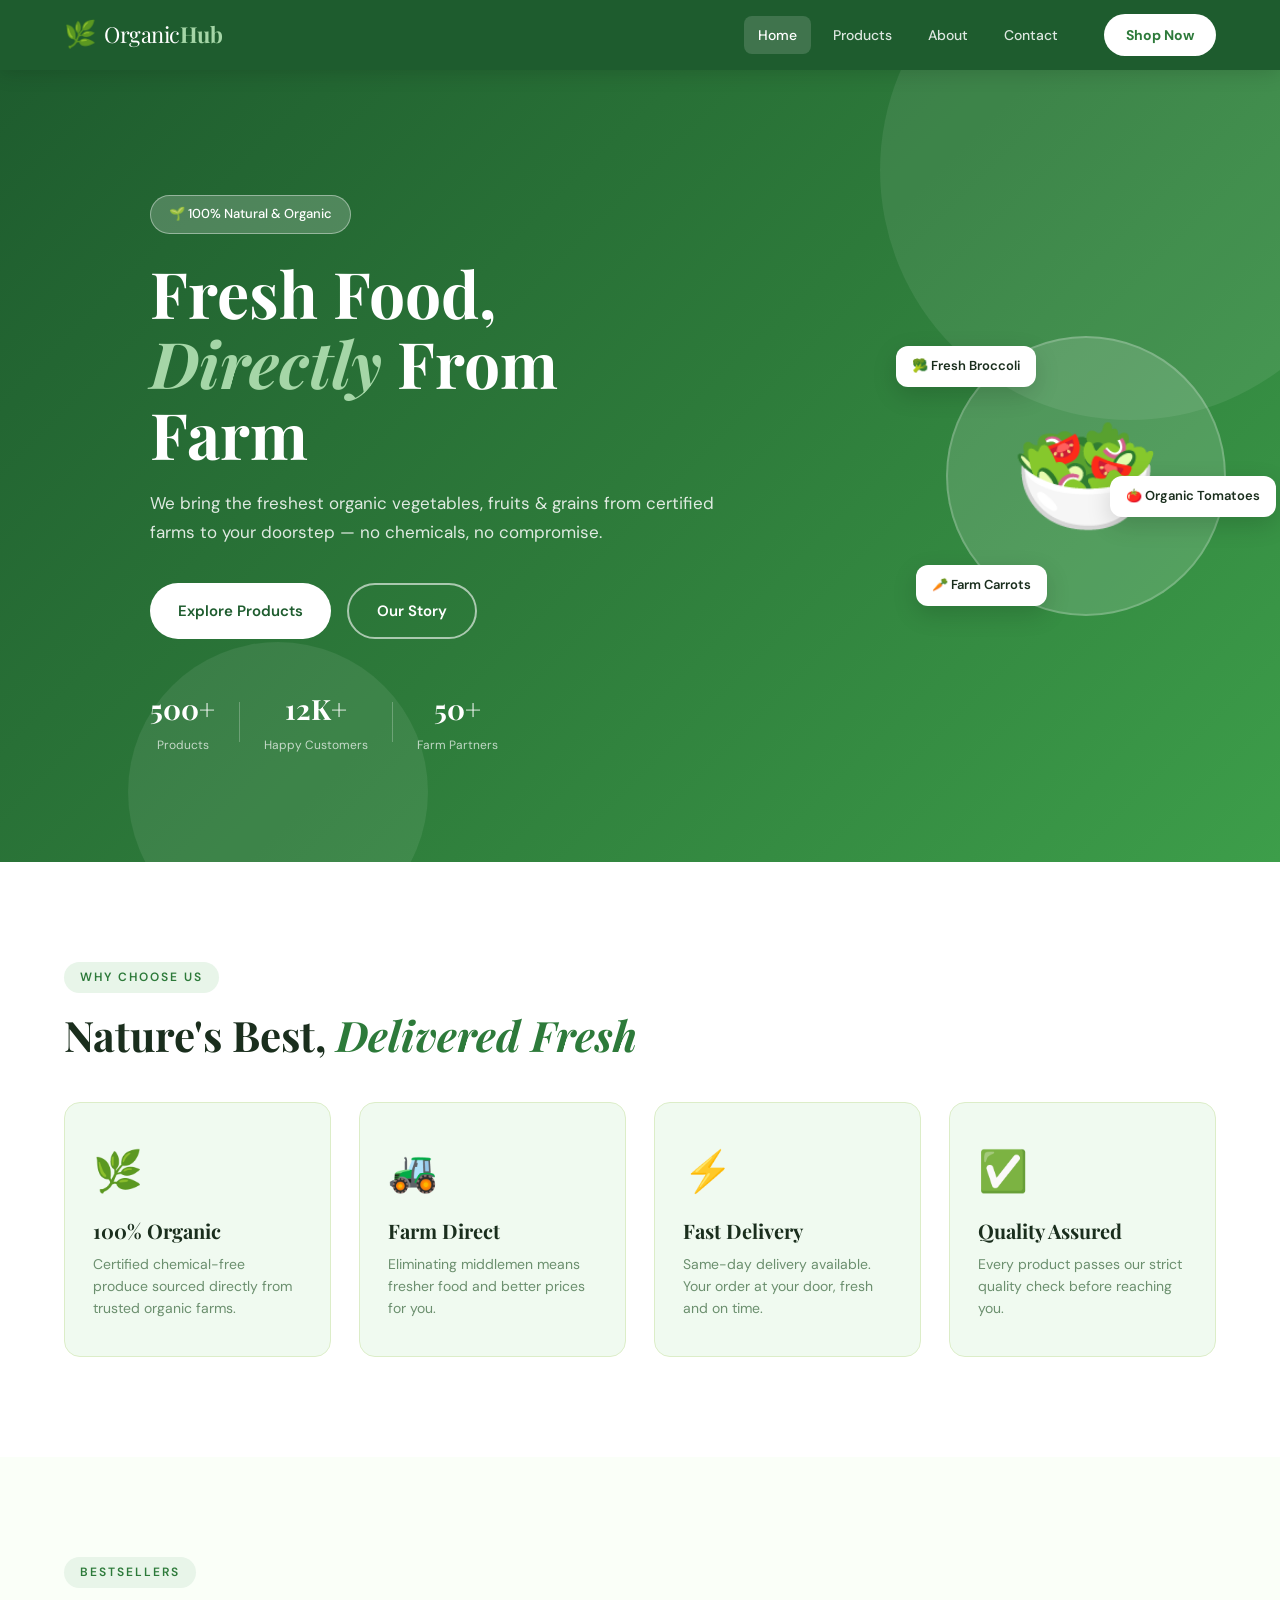
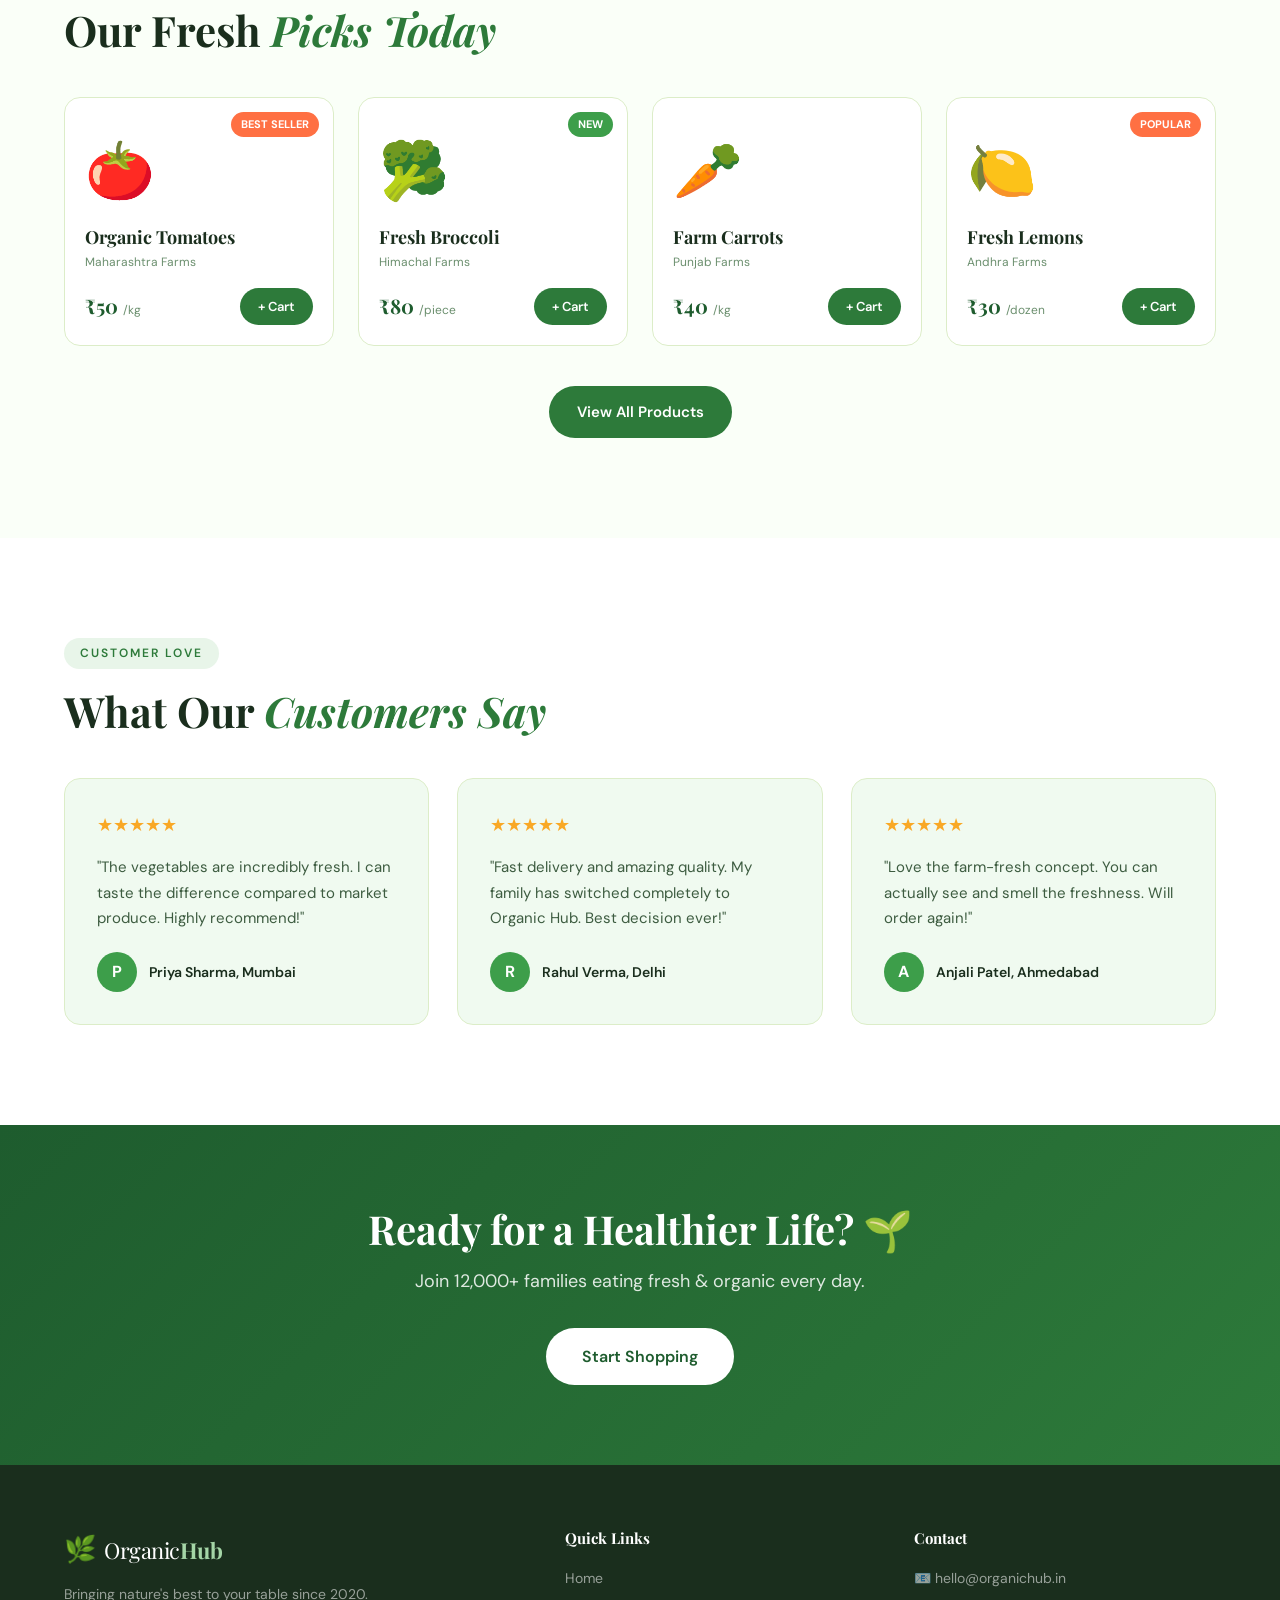
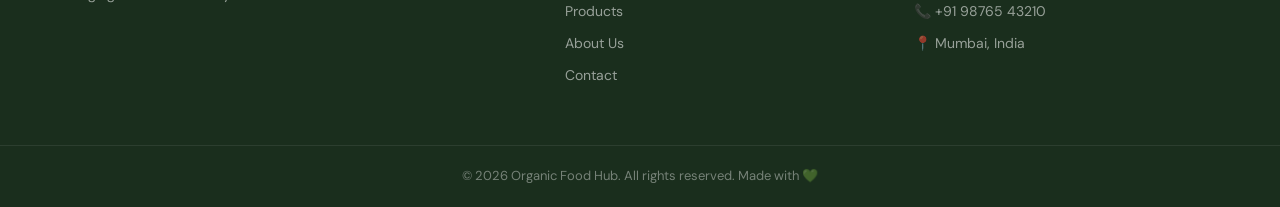
<file: organic-food-hub/index.html>
<!DOCTYPE html>
<html lang="en">
<head>
    <meta charset="UTF-8">
    <meta name="viewport" content="width=device-width, initial-scale=1.0">
    <title>Organic Food Hub – Fresh from Farm</title>
    <link rel="preconnect" href="https://fonts.googleapis.com">
    <link href="https://fonts.googleapis.com/css2?family=Playfair+Display:wght@400;600;700&family=DM+Sans:wght@300;400;500;600&display=swap" rel="stylesheet">
    <link rel="stylesheet" href="css/style.css">
</head>
<body>

<!-- ===== HEADER ===== -->
<header class="site-header">
    <div class="header-inner">
        <div class="logo">
            <span class="logo-icon">🌿</span>
            <span class="logo-text">Organic<strong>Hub</strong></span>
        </div>
        <nav class="nav-links">
            <a href="index.html" class="active">Home</a>
            <a href="products.html">Products</a>
            <a href="about.html">About</a>
            <a href="contact.html">Contact</a>
        </nav>
        <a href="products.html" class="btn-header">Shop Now</a>
        <div class="hamburger" onclick="toggleMenu()">&#9776;</div>
    </div>
    <div class="mobile-menu" id="mobileMenu">
        <a href="index.html">Home</a>
        <a href="products.html">Products</a>
        <a href="about.html">About</a>
        <a href="contact.html">Contact</a>
    </div>
</header>

<!-- ===== HERO ===== -->
<section class="hero">
    <div class="hero-bg-shapes">
        <div class="shape shape1"></div>
        <div class="shape shape2"></div>
    </div>
    <div class="hero-content">
        <span class="hero-badge">🌱 100% Natural & Organic</span>
        <h1 class="hero-title">Fresh Food,<br><em>Directly</em> From Farm</h1>
        <p class="hero-desc">We bring the freshest organic vegetables, fruits & grains from certified farms to your doorstep — no chemicals, no compromise.</p>
        <div class="hero-btns">
            <a href="products.html" class="btn-primary">Explore Products</a>
            <a href="about.html" class="btn-outline">Our Story</a>
        </div>
        <div class="hero-stats">
            <div class="stat"><strong>500+</strong><span>Products</span></div>
            <div class="stat-divider"></div>
            <div class="stat"><strong>12K+</strong><span>Happy Customers</span></div>
            <div class="stat-divider"></div>
            <div class="stat"><strong>50+</strong><span>Farm Partners</span></div>
        </div>
    </div>
    <div class="hero-img">
        <div class="hero-card-float card1">🥦 Fresh Broccoli</div>
        <div class="hero-card-float card2">🍅 Organic Tomatoes</div>
        <div class="hero-card-float card3">🥕 Farm Carrots</div>
        <div class="hero-visual-circle">
            <span class="big-emoji">🥗</span>
        </div>
    </div>
</section>

<!-- ===== FEATURES ===== -->
<section class="features-section">
    <div class="container">
        <div class="section-label">Why Choose Us</div>
        <h2 class="section-title">Nature's Best, <em>Delivered Fresh</em></h2>
        <div class="features-grid">
            <div class="feature-card">
                <div class="feat-icon">🌿</div>
                <h3>100% Organic</h3>
                <p>Certified chemical-free produce sourced directly from trusted organic farms.</p>
            </div>
            <div class="feature-card">
                <div class="feat-icon">🚜</div>
                <h3>Farm Direct</h3>
                <p>Eliminating middlemen means fresher food and better prices for you.</p>
            </div>
            <div class="feature-card">
                <div class="feat-icon">⚡</div>
                <h3>Fast Delivery</h3>
                <p>Same-day delivery available. Your order at your door, fresh and on time.</p>
            </div>
            <div class="feature-card">
                <div class="feat-icon">✅</div>
                <h3>Quality Assured</h3>
                <p>Every product passes our strict quality check before reaching you.</p>
            </div>
        </div>
    </div>
</section>

<!-- ===== BESTSELLERS ===== -->
<section class="products-preview">
    <div class="container">
        <div class="section-label">Bestsellers</div>
        <h2 class="section-title">Our Fresh <em>Picks Today</em></h2>
        <div class="product-grid">
            <div class="product-card">
                <div class="prod-badge">Best Seller</div>
                <div class="prod-emoji">🍅</div>
                <h4>Organic Tomatoes</h4>
                <p class="prod-origin">Maharashtra Farms</p>
                <div class="prod-footer">
                    <span class="prod-price">₹50 <small>/kg</small></span>
                    <button class="btn-cart" onclick="addToCart('Organic Tomatoes')">+ Cart</button>
                </div>
            </div>
            <div class="product-card">
                <div class="prod-badge new">New</div>
                <div class="prod-emoji">🥦</div>
                <h4>Fresh Broccoli</h4>
                <p class="prod-origin">Himachal Farms</p>
                <div class="prod-footer">
                    <span class="prod-price">₹80 <small>/piece</small></span>
                    <button class="btn-cart" onclick="addToCart('Fresh Broccoli')">+ Cart</button>
                </div>
            </div>
            <div class="product-card">
                <div class="prod-emoji">🥕</div>
                <h4>Farm Carrots</h4>
                <p class="prod-origin">Punjab Farms</p>
                <div class="prod-footer">
                    <span class="prod-price">₹40 <small>/kg</small></span>
                    <button class="btn-cart" onclick="addToCart('Farm Carrots')">+ Cart</button>
                </div>
            </div>
            <div class="product-card">
                <div class="prod-badge">Popular</div>
                <div class="prod-emoji">🍋</div>
                <h4>Fresh Lemons</h4>
                <p class="prod-origin">Andhra Farms</p>
                <div class="prod-footer">
                    <span class="prod-price">₹30 <small>/dozen</small></span>
                    <button class="btn-cart" onclick="addToCart('Fresh Lemons')">+ Cart</button>
                </div>
            </div>
        </div>
        <div style="text-align:center;margin-top:40px;">
            <a href="products.html" class="btn-primary">View All Products</a>
        </div>
    </div>
</section>

<!-- ===== TESTIMONIAL ===== -->
<section class="testimonial-section">
    <div class="container">
        <div class="section-label">Customer Love</div>
        <h2 class="section-title">What Our <em>Customers Say</em></h2>
        <div class="testi-grid">
            <div class="testi-card">
                <div class="stars">★★★★★</div>
                <p>"The vegetables are incredibly fresh. I can taste the difference compared to market produce. Highly recommend!"</p>
                <div class="testi-author"><span class="testi-avatar">P</span> Priya Sharma, Mumbai</div>
            </div>
            <div class="testi-card">
                <div class="stars">★★★★★</div>
                <p>"Fast delivery and amazing quality. My family has switched completely to Organic Hub. Best decision ever!"</p>
                <div class="testi-author"><span class="testi-avatar">R</span> Rahul Verma, Delhi</div>
            </div>
            <div class="testi-card">
                <div class="stars">★★★★★</div>
                <p>"Love the farm-fresh concept. You can actually see and smell the freshness. Will order again!"</p>
                <div class="testi-author"><span class="testi-avatar">A</span> Anjali Patel, Ahmedabad</div>
            </div>
        </div>
    </div>
</section>

<!-- ===== CTA ===== -->
<section class="cta-section">
    <div class="cta-inner">
        <h2>Ready for a Healthier Life? 🌱</h2>
        <p>Join 12,000+ families eating fresh & organic every day.</p>
        <a href="products.html" class="btn-primary">Start Shopping</a>
    </div>
</section>

<!-- ===== FOOTER ===== -->
<footer class="site-footer">
    <div class="footer-inner">
        <div class="footer-brand">
            <div class="logo"><span class="logo-icon">🌿</span><span class="logo-text">Organic<strong>Hub</strong></span></div>
            <p>Bringing nature's best to your table since 2020.</p>
        </div>
        <div class="footer-links">
            <h4>Quick Links</h4>
            <a href="index.html">Home</a>
            <a href="products.html">Products</a>
            <a href="about.html">About Us</a>
            <a href="contact.html">Contact</a>
        </div>
        <div class="footer-links">
            <h4>Contact</h4>
            <a href="#">📧 hello@organichub.in</a>
            <a href="#">📞 +91 98765 43210</a>
            <a href="#">📍 Mumbai, India</a>
        </div>
    </div>
    <div class="footer-bottom">
        <p>© 2026 Organic Food Hub. All rights reserved. Made with 💚</p>
    </div>
</footer>

<!-- Cart Toast -->
<div class="cart-toast" id="cartToast"></div>

<script src="js/script.js"></script>
</body>
</html>
</file>
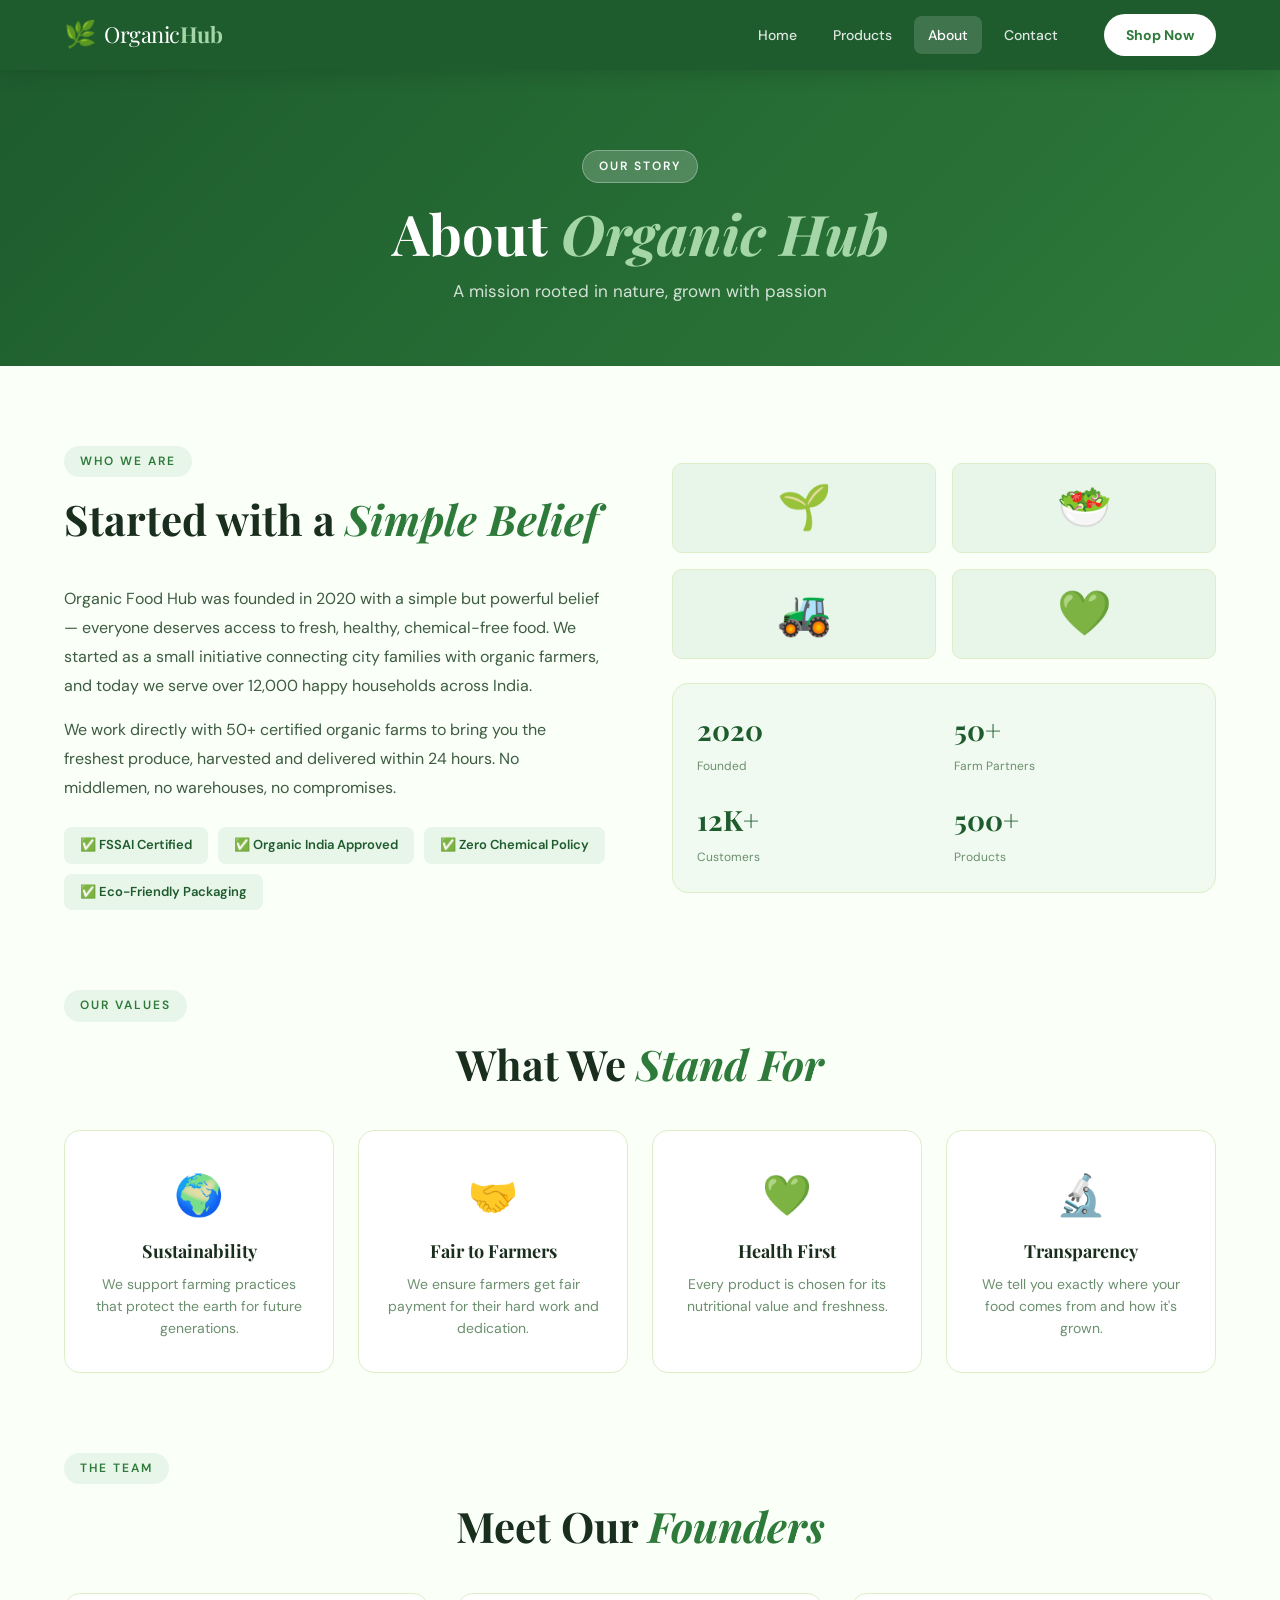
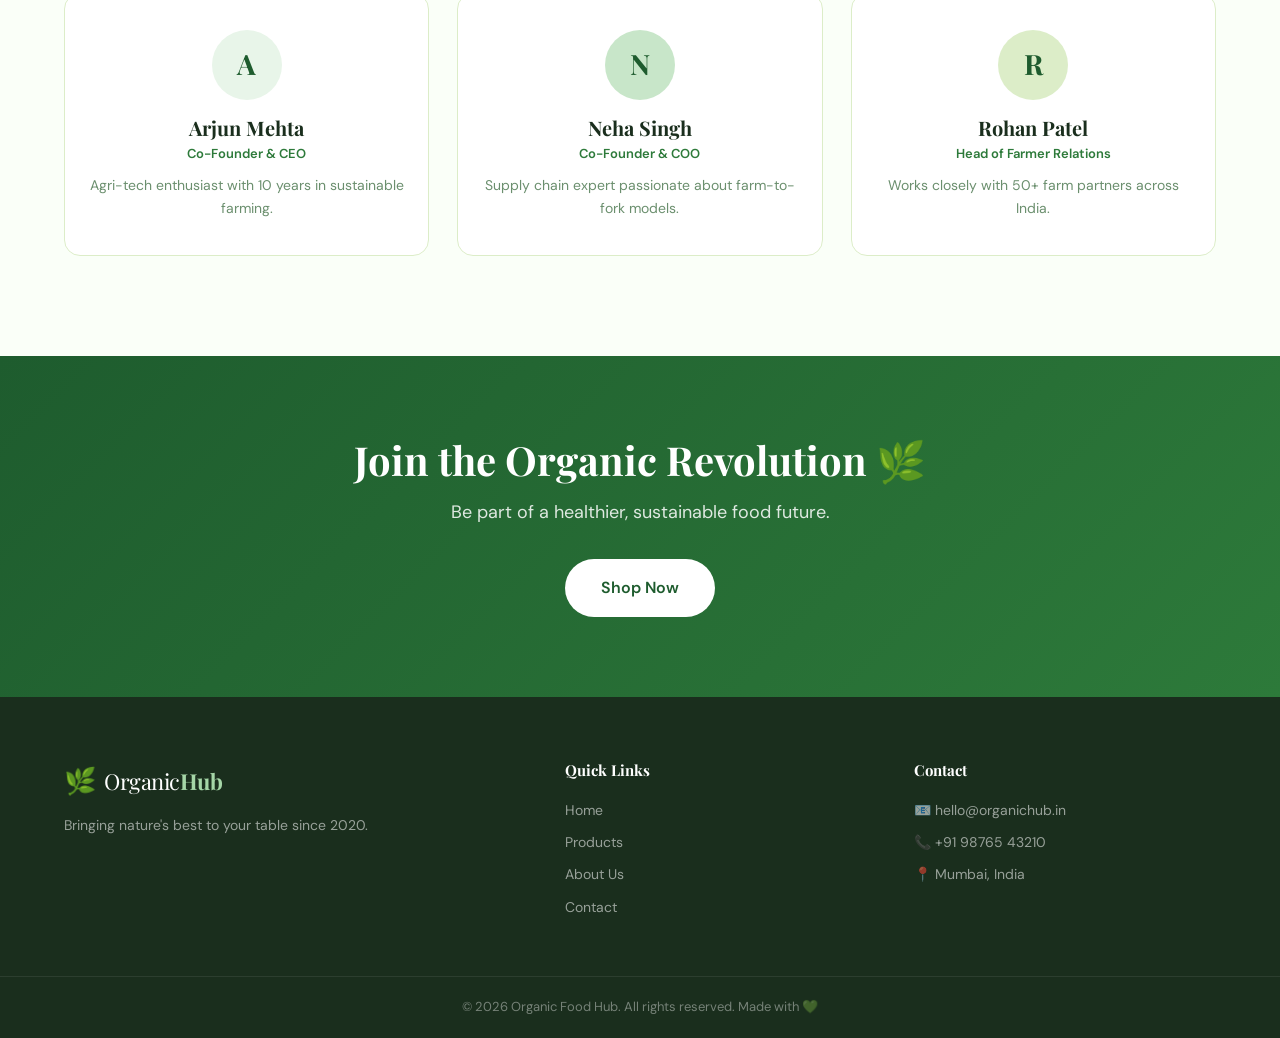
<file: organic-food-hub/about.html>
<!DOCTYPE html>
<html lang="en">
<head>
    <meta charset="UTF-8">
    <meta name="viewport" content="width=device-width, initial-scale=1.0">
    <title>About Us – Organic Food Hub</title>
    <link rel="preconnect" href="https://fonts.googleapis.com">
    <link href="https://fonts.googleapis.com/css2?family=Playfair+Display:wght@400;600;700&family=DM+Sans:wght@300;400;500;600&display=swap" rel="stylesheet">
    <link rel="stylesheet" href="css/style.css">
</head>
<body>

<header class="site-header">
    <div class="header-inner">
        <div class="logo">
            <span class="logo-icon">🌿</span>
            <span class="logo-text">Organic<strong>Hub</strong></span>
        </div>
        <nav class="nav-links">
            <a href="index.html">Home</a>
            <a href="products.html">Products</a>
            <a href="about.html" class="active">About</a>
            <a href="contact.html">Contact</a>
        </nav>
        <a href="products.html" class="btn-header">Shop Now</a>
        <div class="hamburger" onclick="toggleMenu()">&#9776;</div>
    </div>
    <div class="mobile-menu" id="mobileMenu">
        <a href="index.html">Home</a>
        <a href="products.html">Products</a>
        <a href="about.html">About</a>
        <a href="contact.html">Contact</a>
    </div>
</header>

<div class="page-hero">
    <div class="section-label">Our Story</div>
    <h1>About <em>Organic Hub</em></h1>
    <p>A mission rooted in nature, grown with passion</p>
</div>

<section class="about-section">
    <div class="container">

        <div class="about-story">
            <div class="about-text">
                <div class="section-label">Who We Are</div>
                <h2 class="section-title">Started with a <em>Simple Belief</em></h2>
                <p>Organic Food Hub was founded in 2020 with a simple but powerful belief — everyone deserves access to fresh, healthy, chemical-free food. We started as a small initiative connecting city families with organic farmers, and today we serve over 12,000 happy households across India.</p>
                <p>We work directly with 50+ certified organic farms to bring you the freshest produce, harvested and delivered within 24 hours. No middlemen, no warehouses, no compromises.</p>
                <div class="about-highlights">
                    <div class="highlight-item">✅ FSSAI Certified</div>
                    <div class="highlight-item">✅ Organic India Approved</div>
                    <div class="highlight-item">✅ Zero Chemical Policy</div>
                    <div class="highlight-item">✅ Eco-Friendly Packaging</div>
                </div>
            </div>
            <div class="about-visual">
                <div class="about-emoji-grid">
                    <div class="ae">🌱</div>
                    <div class="ae">🥗</div>
                    <div class="ae">🚜</div>
                    <div class="ae">💚</div>
                </div>
                <div class="about-stats-box">
                    <div class="astat"><strong>2020</strong><span>Founded</span></div>
                    <div class="astat"><strong>50+</strong><span>Farm Partners</span></div>
                    <div class="astat"><strong>12K+</strong><span>Customers</span></div>
                    <div class="astat"><strong>500+</strong><span>Products</span></div>
                </div>
            </div>
        </div>

        <!-- Mission Values -->
        <div style="margin-top:80px;">
            <div class="section-label" style="text-align:center;">Our Values</div>
            <h2 class="section-title" style="text-align:center;">What We <em>Stand For</em></h2>
            <div class="values-grid">
                <div class="value-card">
                    <div class="val-icon">🌍</div>
                    <h3>Sustainability</h3>
                    <p>We support farming practices that protect the earth for future generations.</p>
                </div>
                <div class="value-card">
                    <div class="val-icon">🤝</div>
                    <h3>Fair to Farmers</h3>
                    <p>We ensure farmers get fair payment for their hard work and dedication.</p>
                </div>
                <div class="value-card">
                    <div class="val-icon">💚</div>
                    <h3>Health First</h3>
                    <p>Every product is chosen for its nutritional value and freshness.</p>
                </div>
                <div class="value-card">
                    <div class="val-icon">🔬</div>
                    <h3>Transparency</h3>
                    <p>We tell you exactly where your food comes from and how it's grown.</p>
                </div>
            </div>
        </div>

        <!-- Team -->
        <div style="margin-top:80px;">
            <div class="section-label" style="text-align:center;">The Team</div>
            <h2 class="section-title" style="text-align:center;">Meet Our <em>Founders</em></h2>
            <div class="team-grid">
                <div class="team-card">
                    <div class="team-avatar">A</div>
                    <h4>Arjun Mehta</h4>
                    <span>Co-Founder & CEO</span>
                    <p>Agri-tech enthusiast with 10 years in sustainable farming.</p>
                </div>
                <div class="team-card">
                    <div class="team-avatar" style="background:#c8e6c9;">N</div>
                    <h4>Neha Singh</h4>
                    <span>Co-Founder & COO</span>
                    <p>Supply chain expert passionate about farm-to-fork models.</p>
                </div>
                <div class="team-card">
                    <div class="team-avatar" style="background:#dcedc8;">R</div>
                    <h4>Rohan Patel</h4>
                    <span>Head of Farmer Relations</span>
                    <p>Works closely with 50+ farm partners across India.</p>
                </div>
            </div>
        </div>

    </div>
</section>

<section class="cta-section">
    <div class="cta-inner">
        <h2>Join the Organic Revolution 🌿</h2>
        <p>Be part of a healthier, sustainable food future.</p>
        <a href="products.html" class="btn-primary">Shop Now</a>
    </div>
</section>

<footer class="site-footer">
    <div class="footer-inner">
        <div class="footer-brand">
            <div class="logo"><span class="logo-icon">🌿</span><span class="logo-text">Organic<strong>Hub</strong></span></div>
            <p>Bringing nature's best to your table since 2020.</p>
        </div>
        <div class="footer-links">
            <h4>Quick Links</h4>
            <a href="index.html">Home</a>
            <a href="products.html">Products</a>
            <a href="about.html">About Us</a>
            <a href="contact.html">Contact</a>
        </div>
        <div class="footer-links">
            <h4>Contact</h4>
            <a href="#">📧 hello@organichub.in</a>
            <a href="#">📞 +91 98765 43210</a>
            <a href="#">📍 Mumbai, India</a>
        </div>
    </div>
    <div class="footer-bottom">
        <p>© 2026 Organic Food Hub. All rights reserved. Made with 💚</p>
    </div>
</footer>

<div class="cart-toast" id="cartToast"></div>
<script src="js/script.js"></script>
</body>
</html>
</file>
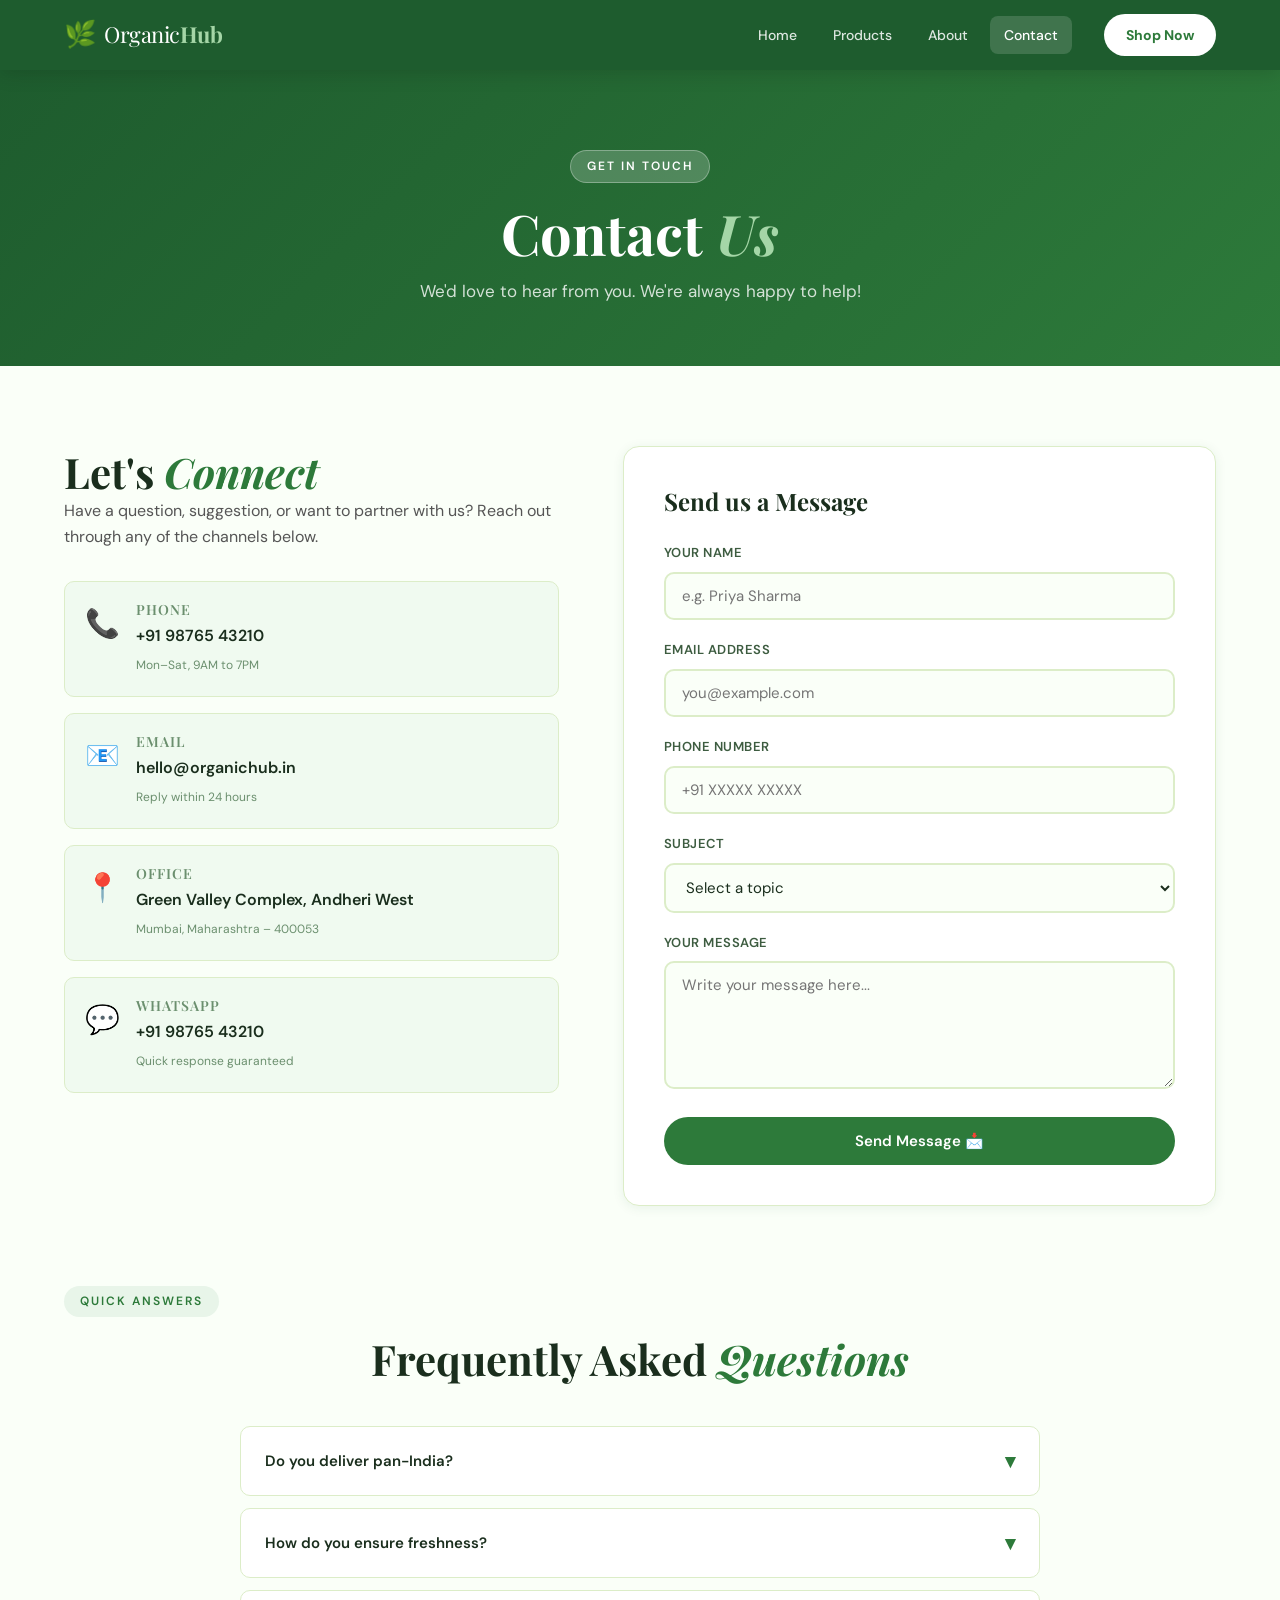
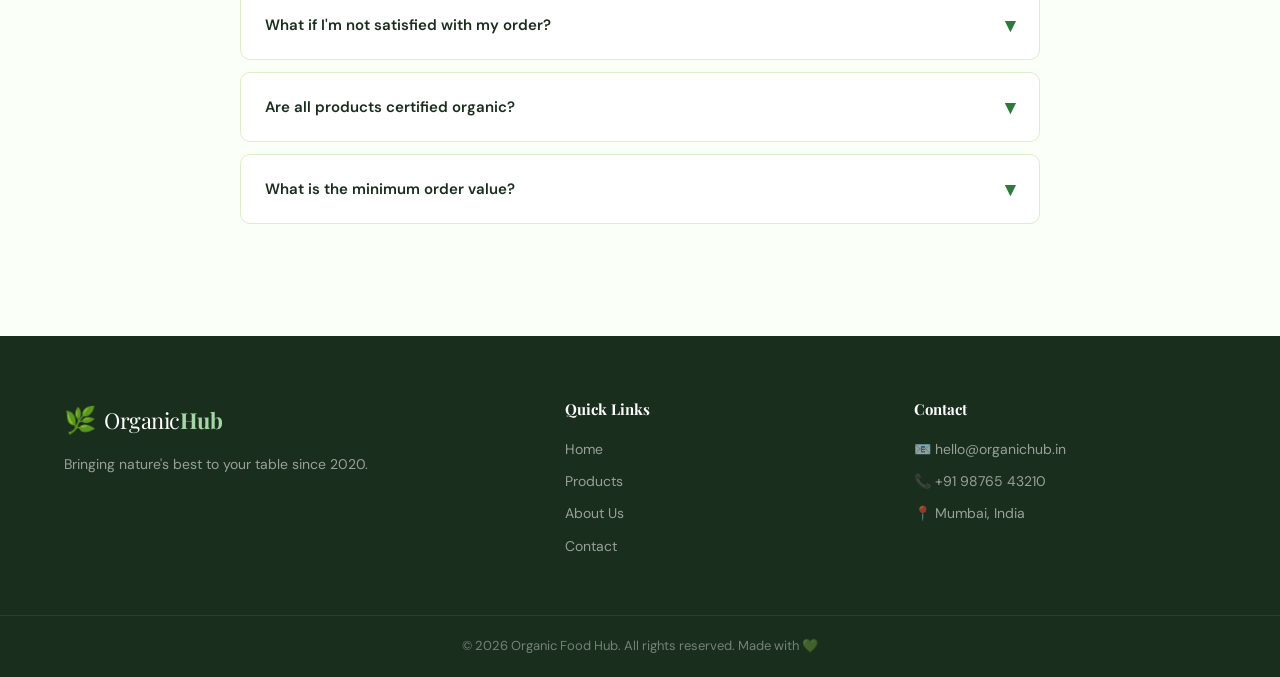
<file: organic-food-hub/contact.html>
<!DOCTYPE html>
<html lang="en">
<head>
    <meta charset="UTF-8">
    <meta name="viewport" content="width=device-width, initial-scale=1.0">
    <title>Contact – Organic Food Hub</title>
    <link rel="preconnect" href="https://fonts.googleapis.com">
    <link href="https://fonts.googleapis.com/css2?family=Playfair+Display:wght@400;600;700&family=DM+Sans:wght@300;400;500;600&display=swap" rel="stylesheet">
    <link rel="stylesheet" href="css/style.css">
</head>
<body>

<header class="site-header">
    <div class="header-inner">
        <div class="logo">
            <span class="logo-icon">🌿</span>
            <span class="logo-text">Organic<strong>Hub</strong></span>
        </div>
        <nav class="nav-links">
            <a href="index.html">Home</a>
            <a href="products.html">Products</a>
            <a href="about.html">About</a>
            <a href="contact.html" class="active">Contact</a>
        </nav>
        <a href="products.html" class="btn-header">Shop Now</a>
        <div class="hamburger" onclick="toggleMenu()">&#9776;</div>
    </div>
    <div class="mobile-menu" id="mobileMenu">
        <a href="index.html">Home</a>
        <a href="products.html">Products</a>
        <a href="about.html">About</a>
        <a href="contact.html">Contact</a>
    </div>
</header>

<div class="page-hero">
    <div class="section-label">Get in Touch</div>
    <h1>Contact <em>Us</em></h1>
    <p>We'd love to hear from you. We're always happy to help!</p>
</div>

<section class="contact-section">
    <div class="container">
        <div class="contact-grid">

            <!-- Info Cards -->
            <div class="contact-info">
                <h2 class="section-title">Let's <em>Connect</em></h2>
                <p style="color:#555;margin-bottom:32px;">Have a question, suggestion, or want to partner with us? Reach out through any of the channels below.</p>

                <div class="info-card">
                    <div class="info-icon">📞</div>
                    <div>
                        <h4>Phone</h4>
                        <p>+91 98765 43210</p>
                        <span>Mon–Sat, 9AM to 7PM</span>
                    </div>
                </div>
                <div class="info-card">
                    <div class="info-icon">📧</div>
                    <div>
                        <h4>Email</h4>
                        <p>hello@organichub.in</p>
                        <span>Reply within 24 hours</span>
                    </div>
                </div>
                <div class="info-card">
                    <div class="info-icon">📍</div>
                    <div>
                        <h4>Office</h4>
                        <p>Green Valley Complex, Andheri West</p>
                        <span>Mumbai, Maharashtra – 400053</span>
                    </div>
                </div>
                <div class="info-card">
                    <div class="info-icon">💬</div>
                    <div>
                        <h4>WhatsApp</h4>
                        <p>+91 98765 43210</p>
                        <span>Quick response guaranteed</span>
                    </div>
                </div>
            </div>

            <!-- Contact Form -->
            <div class="contact-form-box">
                <h3>Send us a Message</h3>
                <div class="form-group">
                    <label>Your Name</label>
                    <input type="text" id="cName" placeholder="e.g. Priya Sharma">
                </div>
                <div class="form-group">
                    <label>Email Address</label>
                    <input type="email" id="cEmail" placeholder="you@example.com">
                </div>
                <div class="form-group">
                    <label>Phone Number</label>
                    <input type="tel" id="cPhone" placeholder="+91 XXXXX XXXXX">
                </div>
                <div class="form-group">
                    <label>Subject</label>
                    <select id="cSubject">
                        <option value="">Select a topic</option>
                        <option>Order Inquiry</option>
                        <option>Product Question</option>
                        <option>Delivery Issue</option>
                        <option>Partnership / Farming</option>
                        <option>Feedback</option>
                        <option>Other</option>
                    </select>
                </div>
                <div class="form-group">
                    <label>Your Message</label>
                    <textarea id="cMessage" rows="5" placeholder="Write your message here..."></textarea>
                </div>
                <button class="btn-primary" onclick="sendMessage()" style="width:100%;justify-content:center;">Send Message 📩</button>

                <div class="form-success" id="formSuccess">
                    ✅ Message sent successfully! We'll get back to you within 24 hours.
                </div>
            </div>

        </div>

        <!-- FAQ -->
        <div style="margin-top:80px;">
            <div class="section-label" style="text-align:center;">Quick Answers</div>
            <h2 class="section-title" style="text-align:center;">Frequently Asked <em>Questions</em></h2>
            <div class="faq-list">
                <div class="faq-item" onclick="toggleFaq(this)">
                    <div class="faq-q">Do you deliver pan-India? <span class="faq-arrow">▾</span></div>
                    <div class="faq-a">Currently we deliver to Mumbai, Pune, Delhi, Bengaluru, Ahmedabad, and Hyderabad. More cities coming soon!</div>
                </div>
                <div class="faq-item" onclick="toggleFaq(this)">
                    <div class="faq-q">How do you ensure freshness? <span class="faq-arrow">▾</span></div>
                    <div class="faq-a">All produce is harvested within 24 hours of delivery and shipped in eco-friendly, temperature-safe packaging directly from our farm partners.</div>
                </div>
                <div class="faq-item" onclick="toggleFaq(this)">
                    <div class="faq-q">What if I'm not satisfied with my order? <span class="faq-arrow">▾</span></div>
                    <div class="faq-a">We have a 100% satisfaction guarantee. Contact us within 24 hours and we'll replace or refund your order — no questions asked.</div>
                </div>
                <div class="faq-item" onclick="toggleFaq(this)">
                    <div class="faq-q">Are all products certified organic? <span class="faq-arrow">▾</span></div>
                    <div class="faq-a">Yes! All our products are sourced from FSSAI-certified organic farms. We verify certifications annually for all our farm partners.</div>
                </div>
                <div class="faq-item" onclick="toggleFaq(this)">
                    <div class="faq-q">What is the minimum order value? <span class="faq-arrow">▾</span></div>
                    <div class="faq-a">Minimum order is ₹199. Free delivery on orders above ₹499. Standard delivery charge of ₹39 below that.</div>
                </div>
            </div>
        </div>

    </div>
</section>

<footer class="site-footer">
    <div class="footer-inner">
        <div class="footer-brand">
            <div class="logo"><span class="logo-icon">🌿</span><span class="logo-text">Organic<strong>Hub</strong></span></div>
            <p>Bringing nature's best to your table since 2020.</p>
        </div>
        <div class="footer-links">
            <h4>Quick Links</h4>
            <a href="index.html">Home</a>
            <a href="products.html">Products</a>
            <a href="about.html">About Us</a>
            <a href="contact.html">Contact</a>
        </div>
        <div class="footer-links">
            <h4>Contact</h4>
            <a href="#">📧 hello@organichub.in</a>
            <a href="#">📞 +91 98765 43210</a>
            <a href="#">📍 Mumbai, India</a>
        </div>
    </div>
    <div class="footer-bottom">
        <p>© 2026 Organic Food Hub. All rights reserved. Made with 💚</p>
    </div>
</footer>

<div class="cart-toast" id="cartToast"></div>
<script src="js/script.js"></script>
</body>
</html>
</file>
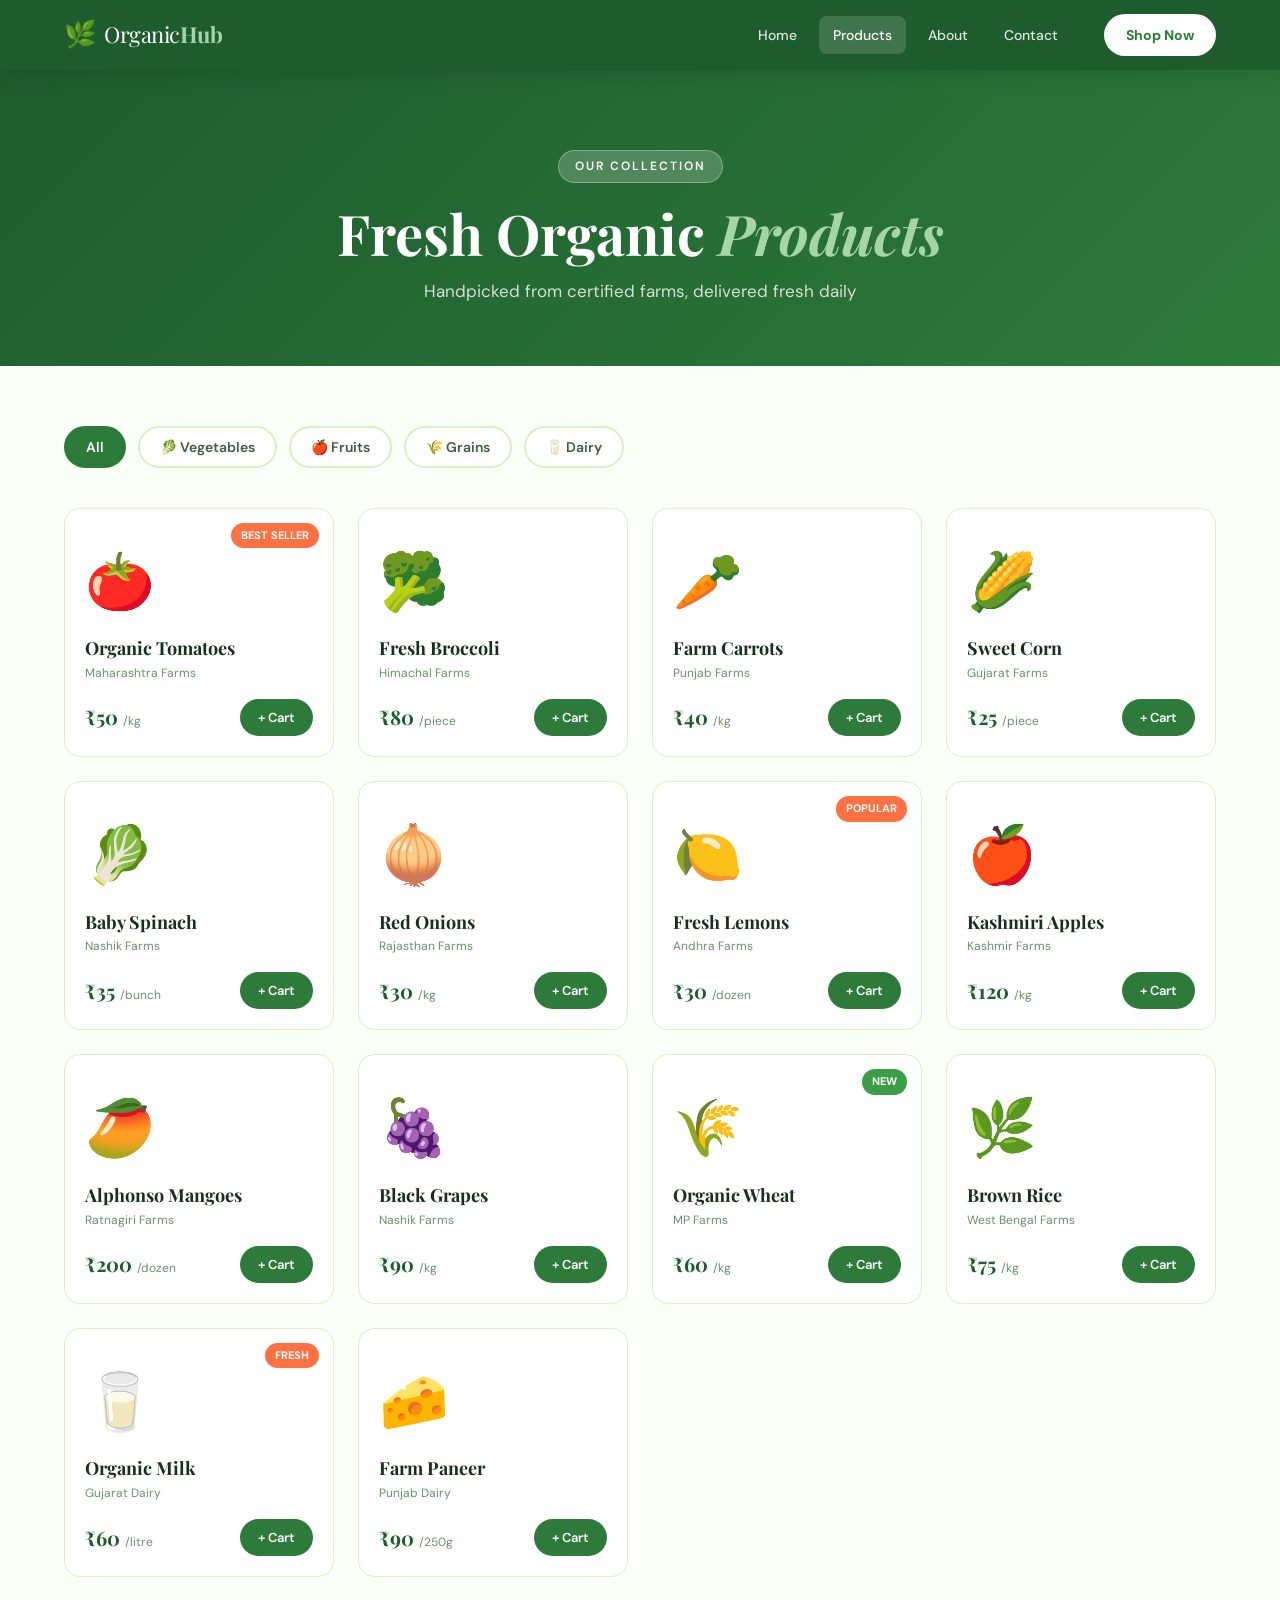
<file: organic-food-hub/products.html>
<!DOCTYPE html>
<html lang="en">
<head>
    <meta charset="UTF-8">
    <meta name="viewport" content="width=device-width, initial-scale=1.0">
    <title>Products – Organic Food Hub</title>
    <link rel="preconnect" href="https://fonts.googleapis.com">
    <link href="https://fonts.googleapis.com/css2?family=Playfair+Display:wght@400;600;700&family=DM+Sans:wght@300;400;500;600&display=swap" rel="stylesheet">
    <link rel="stylesheet" href="css/style.css">
</head>
<body>

<header class="site-header">
    <div class="header-inner">
        <div class="logo">
            <span class="logo-icon">🌿</span>
            <span class="logo-text">Organic<strong>Hub</strong></span>
        </div>
        <nav class="nav-links">
            <a href="index.html">Home</a>
            <a href="products.html" class="active">Products</a>
            <a href="about.html">About</a>
            <a href="contact.html">Contact</a>
        </nav>
        <a href="products.html" class="btn-header">Shop Now</a>
        <div class="hamburger" onclick="toggleMenu()">&#9776;</div>
    </div>
    <div class="mobile-menu" id="mobileMenu">
        <a href="index.html">Home</a>
        <a href="products.html">Products</a>
        <a href="about.html">About</a>
        <a href="contact.html">Contact</a>
    </div>
</header>

<!-- Page Hero -->
<div class="page-hero">
    <div class="section-label">Our Collection</div>
    <h1>Fresh Organic <em>Products</em></h1>
    <p>Handpicked from certified farms, delivered fresh daily</p>
</div>

<!-- Filters -->
<section class="products-page">
    <div class="container">
        <div class="filter-bar">
            <button class="filter-btn active" onclick="filterProducts('all', this)">All</button>
            <button class="filter-btn" onclick="filterProducts('vegetable', this)">🥬 Vegetables</button>
            <button class="filter-btn" onclick="filterProducts('fruit', this)">🍎 Fruits</button>
            <button class="filter-btn" onclick="filterProducts('grain', this)">🌾 Grains</button>
            <button class="filter-btn" onclick="filterProducts('dairy', this)">🥛 Dairy</button>
        </div>

        <div class="product-grid" id="productGrid">
            <!-- Vegetables -->
            <div class="product-card" data-category="vegetable">
                <div class="prod-badge">Best Seller</div>
                <div class="prod-emoji">🍅</div>
                <h4>Organic Tomatoes</h4>
                <p class="prod-origin">Maharashtra Farms</p>
                <div class="prod-footer">
                    <span class="prod-price">₹50 <small>/kg</small></span>
                    <button class="btn-cart" onclick="addToCart('Organic Tomatoes')">+ Cart</button>
                </div>
            </div>
            <div class="product-card" data-category="vegetable">
                <div class="prod-emoji">🥦</div>
                <h4>Fresh Broccoli</h4>
                <p class="prod-origin">Himachal Farms</p>
                <div class="prod-footer">
                    <span class="prod-price">₹80 <small>/piece</small></span>
                    <button class="btn-cart" onclick="addToCart('Fresh Broccoli')">+ Cart</button>
                </div>
            </div>
            <div class="product-card" data-category="vegetable">
                <div class="prod-emoji">🥕</div>
                <h4>Farm Carrots</h4>
                <p class="prod-origin">Punjab Farms</p>
                <div class="prod-footer">
                    <span class="prod-price">₹40 <small>/kg</small></span>
                    <button class="btn-cart" onclick="addToCart('Farm Carrots')">+ Cart</button>
                </div>
            </div>
            <div class="product-card" data-category="vegetable">
                <div class="prod-emoji">🌽</div>
                <h4>Sweet Corn</h4>
                <p class="prod-origin">Gujarat Farms</p>
                <div class="prod-footer">
                    <span class="prod-price">₹25 <small>/piece</small></span>
                    <button class="btn-cart" onclick="addToCart('Sweet Corn')">+ Cart</button>
                </div>
            </div>
            <div class="product-card" data-category="vegetable">
                <div class="prod-emoji">🥬</div>
                <h4>Baby Spinach</h4>
                <p class="prod-origin">Nashik Farms</p>
                <div class="prod-footer">
                    <span class="prod-price">₹35 <small>/bunch</small></span>
                    <button class="btn-cart" onclick="addToCart('Baby Spinach')">+ Cart</button>
                </div>
            </div>
            <div class="product-card" data-category="vegetable">
                <div class="prod-emoji">🧅</div>
                <h4>Red Onions</h4>
                <p class="prod-origin">Rajasthan Farms</p>
                <div class="prod-footer">
                    <span class="prod-price">₹30 <small>/kg</small></span>
                    <button class="btn-cart" onclick="addToCart('Red Onions')">+ Cart</button>
                </div>
            </div>

            <!-- Fruits -->
            <div class="product-card" data-category="fruit">
                <div class="prod-badge">Popular</div>
                <div class="prod-emoji">🍋</div>
                <h4>Fresh Lemons</h4>
                <p class="prod-origin">Andhra Farms</p>
                <div class="prod-footer">
                    <span class="prod-price">₹30 <small>/dozen</small></span>
                    <button class="btn-cart" onclick="addToCart('Fresh Lemons')">+ Cart</button>
                </div>
            </div>
            <div class="product-card" data-category="fruit">
                <div class="prod-emoji">🍎</div>
                <h4>Kashmiri Apples</h4>
                <p class="prod-origin">Kashmir Farms</p>
                <div class="prod-footer">
                    <span class="prod-price">₹120 <small>/kg</small></span>
                    <button class="btn-cart" onclick="addToCart('Kashmiri Apples')">+ Cart</button>
                </div>
            </div>
            <div class="product-card" data-category="fruit">
                <div class="prod-emoji">🥭</div>
                <h4>Alphonso Mangoes</h4>
                <p class="prod-origin">Ratnagiri Farms</p>
                <div class="prod-footer">
                    <span class="prod-price">₹200 <small>/dozen</small></span>
                    <button class="btn-cart" onclick="addToCart('Alphonso Mangoes')">+ Cart</button>
                </div>
            </div>
            <div class="product-card" data-category="fruit">
                <div class="prod-emoji">🍇</div>
                <h4>Black Grapes</h4>
                <p class="prod-origin">Nashik Farms</p>
                <div class="prod-footer">
                    <span class="prod-price">₹90 <small>/kg</small></span>
                    <button class="btn-cart" onclick="addToCart('Black Grapes')">+ Cart</button>
                </div>
            </div>

            <!-- Grains -->
            <div class="product-card" data-category="grain">
                <div class="prod-badge new">New</div>
                <div class="prod-emoji">🌾</div>
                <h4>Organic Wheat</h4>
                <p class="prod-origin">MP Farms</p>
                <div class="prod-footer">
                    <span class="prod-price">₹60 <small>/kg</small></span>
                    <button class="btn-cart" onclick="addToCart('Organic Wheat')">+ Cart</button>
                </div>
            </div>
            <div class="product-card" data-category="grain">
                <div class="prod-emoji">🌿</div>
                <h4>Brown Rice</h4>
                <p class="prod-origin">West Bengal Farms</p>
                <div class="prod-footer">
                    <span class="prod-price">₹75 <small>/kg</small></span>
                    <button class="btn-cart" onclick="addToCart('Brown Rice')">+ Cart</button>
                </div>
            </div>

            <!-- Dairy -->
            <div class="product-card" data-category="dairy">
                <div class="prod-badge">Fresh</div>
                <div class="prod-emoji">🥛</div>
                <h4>Organic Milk</h4>
                <p class="prod-origin">Gujarat Dairy</p>
                <div class="prod-footer">
                    <span class="prod-price">₹60 <small>/litre</small></span>
                    <button class="btn-cart" onclick="addToCart('Organic Milk')">+ Cart</button>
                </div>
            </div>
            <div class="product-card" data-category="dairy">
                <div class="prod-emoji">🧀</div>
                <h4>Farm Paneer</h4>
                <p class="prod-origin">Punjab Dairy</p>
                <div class="prod-footer">
                    <span class="prod-price">₹90 <small>/250g</small></span>
                    <button class="btn-cart" onclick="addToCart('Farm Paneer')">+ Cart</button>
                </div>
            </div>
        </div>
    </div>
</section>

<!-- Cart Summary -->
<div class="cart-sidebar" id="cartSidebar">
    <div class="cart-header-bar">
        <h3>🛒 Your Cart (<span id="cartCount">0</span>)</h3>
        <button onclick="clearCart()">Clear</button>
    </div>
    <div id="cartItems" class="cart-items-list"></div>
    <div class="cart-total-bar">Total: ₹<span id="cartTotal">0</span></div>
</div>

<div class="cart-toast" id="cartToast"></div>
<script src="js/script.js"></script>
</body>
</html>
</file>
<file: organic-food-hub/css/style.css>
/* ==============================
   ORGANIC FOOD HUB – style.css
   ============================== */

:root {
    --green-dark: #1e5c2e;
    --green-main: #2d7a3a;
    --green-mid: #3d9e4a;
    --green-light: #e8f5e9;
    --green-pale: #f0faf0;
    --accent: #ff7043;
    --gold: #f9a825;
    --text-dark: #1a2e1d;
    --text-mid: #3d5c40;
    --text-light: #6b8f6e;
    --white: #ffffff;
    --cream: #fafff8;
    --border: #dcedc8;
    --shadow: 0 8px 32px rgba(30, 92, 46, 0.1);
    --shadow-sm: 0 2px 12px rgba(30, 92, 46, 0.08);
    --radius: 16px;
    --radius-sm: 10px;
}

* { box-sizing: border-box; margin: 0; padding: 0; }

html { scroll-behavior: smooth; }

body {
    font-family: 'DM Sans', Arial, sans-serif;
    background: var(--cream);
    color: var(--text-dark);
    line-height: 1.6;
}

.container {
    max-width: 1200px;
    margin: 0 auto;
    padding: 0 24px;
}

/* ======== TYPOGRAPHY ======== */
h1, h2, h3, h4 {
    font-family: 'Playfair Display', serif;
    line-height: 1.2;
}
em { font-style: italic; color: var(--green-main); }

.section-label {
    display: inline-block;
    background: var(--green-light);
    color: var(--green-main);
    font-size: 12px;
    font-weight: 600;
    letter-spacing: 2px;
    text-transform: uppercase;
    padding: 6px 16px;
    border-radius: 20px;
    margin-bottom: 16px;
}

.section-title {
    font-size: clamp(28px, 4vw, 42px);
    color: var(--text-dark);
    margin-bottom: 40px;
    line-height: 1.25;
}

/* ======== BUTTONS ======== */
.btn-primary {
    display: inline-flex;
    align-items: center;
    gap: 8px;
    background: var(--green-main);
    color: white;
    padding: 14px 28px;
    border-radius: 50px;
    font-weight: 600;
    font-size: 15px;
    text-decoration: none;
    border: none;
    cursor: pointer;
    transition: all 0.3s ease;
    font-family: 'DM Sans', sans-serif;
}
.btn-primary:hover {
    background: var(--green-dark);
    transform: translateY(-2px);
    box-shadow: 0 8px 24px rgba(45, 122, 58, 0.35);
}

.btn-outline {
    display: inline-flex;
    align-items: center;
    gap: 8px;
    background: transparent;
    color: var(--green-main);
    padding: 14px 28px;
    border-radius: 50px;
    font-weight: 600;
    font-size: 15px;
    text-decoration: none;
    border: 2px solid var(--green-main);
    cursor: pointer;
    transition: all 0.3s ease;
}
.btn-outline:hover {
    background: var(--green-light);
    transform: translateY(-2px);
}

.btn-header {
    display: inline-block;
    background: white;
    color: var(--green-main);
    padding: 10px 22px;
    border-radius: 50px;
    font-weight: 700;
    font-size: 14px;
    text-decoration: none;
    border: none;
    transition: all 0.2s;
}
.btn-header:hover { background: var(--green-light); }

/* ======== HEADER ======== */
.site-header {
    background: var(--green-dark);
    position: sticky;
    top: 0;
    z-index: 100;
    box-shadow: 0 2px 20px rgba(0,0,0,0.15);
}

.header-inner {
    max-width: 1200px;
    margin: 0 auto;
    padding: 0 24px;
    height: 70px;
    display: flex;
    align-items: center;
    gap: 32px;
}

.logo {
    display: flex;
    align-items: center;
    gap: 8px;
    text-decoration: none;
    flex-shrink: 0;
}
.logo-icon { font-size: 26px; }
.logo-text {
    font-family: 'Playfair Display', serif;
    font-size: 22px;
    color: white;
    letter-spacing: -0.5px;
}
.logo-text strong { color: #a5d6a7; }

.nav-links {
    display: flex;
    gap: 8px;
    margin-left: auto;
}
.nav-links a {
    color: rgba(255,255,255,0.85);
    text-decoration: none;
    font-weight: 500;
    font-size: 14px;
    padding: 8px 14px;
    border-radius: 8px;
    transition: all 0.2s;
}
.nav-links a:hover,
.nav-links a.active {
    color: white;
    background: rgba(255,255,255,0.15);
}

.hamburger {
    display: none;
    color: white;
    font-size: 24px;
    cursor: pointer;
    margin-left: auto;
}

.mobile-menu {
    display: none;
    flex-direction: column;
    background: var(--green-dark);
    padding: 12px 24px;
    border-top: 1px solid rgba(255,255,255,0.1);
}
.mobile-menu a {
    color: white;
    text-decoration: none;
    padding: 10px 0;
    border-bottom: 1px solid rgba(255,255,255,0.08);
    font-size: 15px;
}
.mobile-menu.open { display: flex; }

/* ======== HERO ======== */
.hero {
    background: linear-gradient(135deg, #1e5c2e 0%, #2d7a3a 50%, #3d9e4a 100%);
    min-height: 88vh;
    display: flex;
    align-items: center;
    padding: 80px 24px 60px;
    position: relative;
    overflow: hidden;
    gap: 60px;
    max-width: 100%;
}

.hero-bg-shapes {
    position: absolute;
    inset: 0;
    pointer-events: none;
}
.shape {
    position: absolute;
    border-radius: 50%;
    opacity: 0.08;
    background: white;
}
.shape1 { width: 500px; height: 500px; top: -150px; right: -100px; }
.shape2 { width: 300px; height: 300px; bottom: -80px; left: 10%; }

.hero-content {
    max-width: 580px;
    margin: 0 auto;
    z-index: 2;
    animation: fadeUp 0.8s ease both;
}

.hero-badge {
    display: inline-block;
    background: rgba(255,255,255,0.2);
    color: white;
    border: 1px solid rgba(255,255,255,0.4);
    padding: 8px 18px;
    border-radius: 50px;
    font-size: 13px;
    font-weight: 500;
    margin-bottom: 24px;
    backdrop-filter: blur(10px);
}

.hero-title {
    font-size: clamp(36px, 5vw, 64px);
    color: white;
    margin-bottom: 20px;
    line-height: 1.1;
}
.hero-title em { color: #a5d6a7; font-style: italic; }

.hero-desc {
    color: rgba(255,255,255,0.85);
    font-size: 17px;
    line-height: 1.7;
    margin-bottom: 36px;
}

.hero-btns {
    display: flex;
    gap: 16px;
    flex-wrap: wrap;
    margin-bottom: 48px;
}
.hero-btns .btn-primary { background: white; color: var(--green-dark); }
.hero-btns .btn-primary:hover { background: var(--green-light); }
.hero-btns .btn-outline { border-color: rgba(255,255,255,0.6); color: white; }
.hero-btns .btn-outline:hover { background: rgba(255,255,255,0.1); }

.hero-stats {
    display: flex;
    align-items: center;
    gap: 24px;
}
.stat { text-align: center; }
.stat strong { display: block; font-size: 28px; color: white; font-family: 'Playfair Display', serif; }
.stat span { font-size: 12px; color: rgba(255,255,255,0.7); }
.stat-divider { width: 1px; height: 40px; background: rgba(255,255,255,0.25); }

.hero-img {
    flex: 0 0 340px;
    position: relative;
    z-index: 2;
    display: flex;
    align-items: center;
    justify-content: center;
}

.hero-visual-circle {
    width: 280px;
    height: 280px;
    background: rgba(255,255,255,0.15);
    border-radius: 50%;
    display: flex;
    align-items: center;
    justify-content: center;
    font-size: 120px;
    border: 2px solid rgba(255,255,255,0.2);
    animation: float 4s ease-in-out infinite;
}

.hero-card-float {
    position: absolute;
    background: white;
    color: var(--text-dark);
    padding: 10px 16px;
    border-radius: 12px;
    font-size: 13px;
    font-weight: 600;
    box-shadow: 0 8px 24px rgba(0,0,0,0.15);
    white-space: nowrap;
}
.card1 { top: 10px; left: -20px; animation: float 3.5s ease-in-out infinite; }
.card2 { top: 50%; right: -20px; animation: float 4.5s ease-in-out infinite 0.5s; }
.card3 { bottom: 10px; left: 0; animation: float 3.8s ease-in-out infinite 1s; }

/* ======== FEATURES SECTION ======== */
.features-section {
    padding: 100px 0;
    background: white;
}
.features-grid {
    display: grid;
    grid-template-columns: repeat(auto-fit, minmax(240px, 1fr));
    gap: 28px;
}
.feature-card {
    background: var(--green-pale);
    border: 1px solid var(--border);
    border-radius: var(--radius);
    padding: 36px 28px;
    transition: all 0.3s ease;
}
.feature-card:hover {
    transform: translateY(-6px);
    box-shadow: var(--shadow);
    border-color: var(--green-mid);
}
.feat-icon { font-size: 40px; margin-bottom: 16px; }
.feature-card h3 {
    font-size: 20px;
    margin-bottom: 10px;
    color: var(--text-dark);
}
.feature-card p { color: var(--text-light); font-size: 14px; }

/* ======== PRODUCTS GRID ======== */
.products-preview {
    padding: 100px 0;
    background: var(--cream);
}

.product-grid {
    display: grid;
    grid-template-columns: repeat(auto-fill, minmax(240px, 1fr));
    gap: 24px;
}

.product-card {
    background: white;
    border: 1px solid var(--border);
    border-radius: var(--radius);
    padding: 28px 20px 20px;
    position: relative;
    transition: all 0.3s ease;
    display: flex;
    flex-direction: column;
    animation: fadeUp 0.5s ease both;
}
.product-card:hover {
    transform: translateY(-6px);
    box-shadow: var(--shadow);
    border-color: var(--green-mid);
}
.prod-badge {
    position: absolute;
    top: 14px;
    right: 14px;
    background: var(--accent);
    color: white;
    font-size: 11px;
    font-weight: 700;
    padding: 4px 10px;
    border-radius: 20px;
    text-transform: uppercase;
}
.prod-badge.new { background: var(--green-mid); }
.prod-emoji { font-size: 56px; margin-bottom: 12px; display: block; }
.product-card h4 { font-size: 18px; margin-bottom: 4px; }
.prod-origin { color: var(--text-light); font-size: 12px; margin-bottom: 16px; }
.prod-footer {
    display: flex;
    align-items: center;
    justify-content: space-between;
    margin-top: auto;
}
.prod-price { font-size: 20px; font-weight: 700; color: var(--green-dark); font-family: 'Playfair Display', serif; }
.prod-price small { font-size: 12px; color: var(--text-light); font-family: 'DM Sans', sans-serif; font-weight: 400; }

.btn-cart {
    background: var(--green-main);
    color: white;
    border: none;
    padding: 10px 18px;
    border-radius: 50px;
    font-size: 13px;
    font-weight: 600;
    cursor: pointer;
    transition: all 0.2s;
    font-family: 'DM Sans', sans-serif;
}
.btn-cart:hover { background: var(--green-dark); transform: scale(1.05); }

/* ======== PRODUCTS PAGE ======== */
.products-page { padding: 60px 0 100px; }

.filter-bar {
    display: flex;
    gap: 12px;
    flex-wrap: wrap;
    margin-bottom: 40px;
}
.filter-btn {
    background: white;
    border: 2px solid var(--border);
    color: var(--text-mid);
    padding: 10px 20px;
    border-radius: 50px;
    font-size: 14px;
    font-weight: 600;
    cursor: pointer;
    transition: all 0.2s;
    font-family: 'DM Sans', sans-serif;
}
.filter-btn:hover,
.filter-btn.active {
    background: var(--green-main);
    border-color: var(--green-main);
    color: white;
}

.product-card.hidden { display: none; }

/* Cart Sidebar */
.cart-sidebar {
    position: fixed;
    bottom: 24px;
    right: 24px;
    background: white;
    border: 2px solid var(--green-main);
    border-radius: var(--radius);
    padding: 16px;
    width: 280px;
    box-shadow: var(--shadow);
    z-index: 50;
    max-height: 50vh;
    overflow-y: auto;
    display: none;
}
.cart-sidebar.active { display: block; }
.cart-header-bar {
    display: flex;
    justify-content: space-between;
    align-items: center;
    margin-bottom: 12px;
}
.cart-header-bar h3 { font-size: 16px; color: var(--text-dark); }
.cart-header-bar button {
    background: none;
    border: 1px solid var(--border);
    padding: 4px 10px;
    border-radius: 6px;
    cursor: pointer;
    font-size: 12px;
    font-family: 'DM Sans', sans-serif;
}
.cart-items-list { font-size: 13px; color: var(--text-mid); }
.cart-item { padding: 6px 0; border-bottom: 1px solid var(--border); }
.cart-total-bar {
    margin-top: 12px;
    font-weight: 700;
    color: var(--green-dark);
    font-size: 15px;
}

/* ======== TESTIMONIALS ======== */
.testimonial-section { padding: 100px 0; background: white; }
.testi-grid { display: grid; grid-template-columns: repeat(auto-fit, minmax(280px, 1fr)); gap: 28px; }
.testi-card {
    background: var(--green-pale);
    border: 1px solid var(--border);
    border-radius: var(--radius);
    padding: 32px;
    transition: all 0.3s;
}
.testi-card:hover { transform: translateY(-4px); box-shadow: var(--shadow); }
.stars { color: var(--gold); font-size: 18px; margin-bottom: 16px; }
.testi-card p { color: var(--text-mid); font-size: 15px; line-height: 1.7; margin-bottom: 20px; }
.testi-author { display: flex; align-items: center; gap: 12px; font-weight: 600; font-size: 14px; }
.testi-avatar {
    width: 40px; height: 40px;
    background: var(--green-mid);
    color: white;
    border-radius: 50%;
    display: flex; align-items: center; justify-content: center;
    font-weight: 700; font-size: 16px;
}

/* ======== CTA SECTION ======== */
.cta-section {
    background: linear-gradient(135deg, var(--green-dark), var(--green-main));
    padding: 80px 24px;
    text-align: center;
}
.cta-inner h2 { font-size: 40px; color: white; margin-bottom: 14px; }
.cta-inner p { color: rgba(255,255,255,0.85); font-size: 18px; margin-bottom: 32px; }
.cta-inner .btn-primary { background: white; color: var(--green-dark); font-size: 16px; padding: 16px 36px; }
.cta-inner .btn-primary:hover { background: var(--green-light); }

/* ======== FOOTER ======== */
.site-footer { background: var(--text-dark); padding: 64px 0 0; }
.footer-inner {
    max-width: 1200px;
    margin: 0 auto;
    padding: 0 24px 48px;
    display: grid;
    grid-template-columns: 1.5fr 1fr 1fr;
    gap: 48px;
}
.footer-brand .logo-text { color: white; }
.footer-brand p { color: rgba(255,255,255,0.55); margin-top: 12px; font-size: 14px; }
.footer-links h4 { color: white; margin-bottom: 20px; font-size: 15px; }
.footer-links a {
    display: block;
    color: rgba(255,255,255,0.55);
    text-decoration: none;
    margin-bottom: 10px;
    font-size: 14px;
    transition: color 0.2s;
}
.footer-links a:hover { color: #a5d6a7; }
.footer-bottom {
    border-top: 1px solid rgba(255,255,255,0.08);
    text-align: center;
    padding: 20px;
    color: rgba(255,255,255,0.4);
    font-size: 13px;
}

/* ======== PAGE HERO (inner pages) ======== */
.page-hero {
    background: linear-gradient(135deg, var(--green-dark), var(--green-main));
    padding: 80px 24px 60px;
    text-align: center;
}
.page-hero .section-label {
    background: rgba(255,255,255,0.2);
    color: white;
    border: 1px solid rgba(255,255,255,0.3);
}
.page-hero h1 { font-size: clamp(32px, 5vw, 56px); color: white; margin-bottom: 12px; }
.page-hero em { color: #a5d6a7; }
.page-hero p { color: rgba(255,255,255,0.8); font-size: 17px; }

/* ======== ABOUT PAGE ======== */
.about-section { padding: 80px 0 100px; }
.about-story {
    display: grid;
    grid-template-columns: 1fr 1fr;
    gap: 64px;
    align-items: center;
}
.about-text p { color: var(--text-mid); font-size: 16px; line-height: 1.8; margin-bottom: 16px; }
.about-highlights { display: flex; flex-wrap: wrap; gap: 10px; margin-top: 24px; }
.highlight-item {
    background: var(--green-light);
    color: var(--green-dark);
    padding: 8px 16px;
    border-radius: 8px;
    font-size: 13px;
    font-weight: 600;
}
.about-emoji-grid {
    display: grid;
    grid-template-columns: 1fr 1fr;
    gap: 16px;
    margin-bottom: 24px;
}
.ae {
    background: var(--green-light);
    border-radius: var(--radius-sm);
    height: 90px;
    display: flex;
    align-items: center;
    justify-content: center;
    font-size: 44px;
    border: 1px solid var(--border);
    transition: transform 0.2s;
}
.ae:hover { transform: scale(1.05); }
.about-stats-box {
    background: var(--green-pale);
    border: 1px solid var(--border);
    border-radius: var(--radius);
    padding: 24px;
    display: grid;
    grid-template-columns: 1fr 1fr;
    gap: 20px;
}
.astat strong { display: block; font-size: 28px; color: var(--green-dark); font-family: 'Playfair Display', serif; }
.astat span { font-size: 12px; color: var(--text-light); }

.values-grid { display: grid; grid-template-columns: repeat(auto-fit, minmax(220px, 1fr)); gap: 24px; }
.value-card {
    background: white;
    border: 1px solid var(--border);
    border-radius: var(--radius);
    padding: 32px 24px;
    text-align: center;
    transition: all 0.3s;
}
.value-card:hover { transform: translateY(-4px); box-shadow: var(--shadow); }
.val-icon { font-size: 40px; margin-bottom: 14px; }
.value-card h3 { margin-bottom: 10px; font-size: 18px; }
.value-card p { color: var(--text-light); font-size: 14px; }

.team-grid { display: grid; grid-template-columns: repeat(auto-fit, minmax(260px, 1fr)); gap: 28px; }
.team-card {
    background: white;
    border: 1px solid var(--border);
    border-radius: var(--radius);
    padding: 36px 24px;
    text-align: center;
    transition: all 0.3s;
}
.team-card:hover { transform: translateY(-4px); box-shadow: var(--shadow); }
.team-avatar {
    width: 70px; height: 70px;
    background: var(--green-light);
    color: var(--green-dark);
    border-radius: 50%;
    display: flex; align-items: center; justify-content: center;
    font-size: 28px; font-weight: 700;
    margin: 0 auto 16px;
    font-family: 'Playfair Display', serif;
}
.team-card h4 { font-size: 20px; margin-bottom: 4px; }
.team-card span { color: var(--green-main); font-size: 13px; font-weight: 600; display: block; margin-bottom: 10px; }
.team-card p { color: var(--text-light); font-size: 14px; }

/* ======== CONTACT PAGE ======== */
.contact-section { padding: 80px 0 100px; }
.contact-grid { display: grid; grid-template-columns: 1fr 1.2fr; gap: 64px; align-items: start; }
.contact-info h2 { margin-bottom: 0; }

.info-card {
    display: flex;
    gap: 16px;
    align-items: flex-start;
    background: var(--green-pale);
    border: 1px solid var(--border);
    border-radius: var(--radius-sm);
    padding: 20px;
    margin-bottom: 16px;
    transition: all 0.2s;
}
.info-card:hover { box-shadow: var(--shadow-sm); transform: translateX(4px); }
.info-icon { font-size: 28px; flex-shrink: 0; }
.info-card h4 { font-size: 14px; font-weight: 600; text-transform: uppercase; letter-spacing: 1px; color: var(--text-light); margin-bottom: 4px; }
.info-card p { font-size: 16px; font-weight: 600; color: var(--text-dark); margin-bottom: 2px; }
.info-card span { font-size: 12px; color: var(--text-light); }

.contact-form-box {
    background: white;
    border: 1px solid var(--border);
    border-radius: var(--radius);
    padding: 40px;
    box-shadow: var(--shadow-sm);
}
.contact-form-box h3 { font-size: 24px; margin-bottom: 28px; color: var(--text-dark); }
.form-group { margin-bottom: 20px; }
.form-group label { display: block; font-size: 13px; font-weight: 600; color: var(--text-mid); margin-bottom: 8px; text-transform: uppercase; letter-spacing: 0.5px; }
.form-group input,
.form-group select,
.form-group textarea {
    width: 100%;
    padding: 12px 16px;
    border: 2px solid var(--border);
    border-radius: var(--radius-sm);
    font-size: 15px;
    color: var(--text-dark);
    background: var(--cream);
    font-family: 'DM Sans', sans-serif;
    transition: border-color 0.2s;
    outline: none;
}
.form-group input:focus,
.form-group select:focus,
.form-group textarea:focus {
    border-color: var(--green-main);
    background: white;
}
.form-group textarea { resize: vertical; }
.form-success {
    display: none;
    background: var(--green-light);
    color: var(--green-dark);
    padding: 14px;
    border-radius: var(--radius-sm);
    margin-top: 16px;
    font-weight: 600;
    font-size: 14px;
    border: 1px solid var(--border);
}
.form-success.show { display: block; animation: fadeUp 0.4s ease; }

/* FAQ */
.faq-list { max-width: 800px; margin: 0 auto; }
.faq-item {
    background: white;
    border: 1px solid var(--border);
    border-radius: var(--radius-sm);
    margin-bottom: 12px;
    overflow: hidden;
    cursor: pointer;
}
.faq-q {
    padding: 18px 24px;
    font-weight: 600;
    font-size: 15px;
    display: flex;
    justify-content: space-between;
    align-items: center;
    color: var(--text-dark);
    user-select: none;
}
.faq-arrow { font-size: 20px; color: var(--green-main); transition: transform 0.3s; }
.faq-a {
    padding: 0 24px;
    max-height: 0;
    overflow: hidden;
    color: var(--text-mid);
    font-size: 14px;
    line-height: 1.7;
    transition: all 0.3s ease;
}
.faq-item.open .faq-a {
    max-height: 200px;
    padding: 0 24px 18px;
}
.faq-item.open .faq-arrow { transform: rotate(180deg); }

/* ======== CART TOAST ======== */
.cart-toast {
    position: fixed;
    bottom: 32px;
    left: 50%;
    transform: translateX(-50%) translateY(80px);
    background: var(--text-dark);
    color: white;
    padding: 14px 28px;
    border-radius: 50px;
    font-size: 14px;
    font-weight: 600;
    z-index: 999;
    opacity: 0;
    transition: all 0.4s ease;
    pointer-events: none;
    white-space: nowrap;
}
.cart-toast.show {
    opacity: 1;
    transform: translateX(-50%) translateY(0);
}

/* ======== ANIMATIONS ======== */
@keyframes fadeUp {
    from { opacity: 0; transform: translateY(28px); }
    to   { opacity: 1; transform: translateY(0); }
}
@keyframes float {
    0%, 100% { transform: translateY(0px); }
    50%       { transform: translateY(-12px); }
}

/* ======== RESPONSIVE ======== */
@media (max-width: 900px) {
    .hero { flex-direction: column; text-align: center; padding: 60px 24px 48px; }
    .hero-img { display: none; }
    .hero-btns { justify-content: center; }
    .hero-stats { justify-content: center; }
    .nav-links { display: none; }
    .btn-header { display: none; }
    .hamburger { display: block; }
    .about-story { grid-template-columns: 1fr; }
    .contact-grid { grid-template-columns: 1fr; }
    .footer-inner { grid-template-columns: 1fr; gap: 32px; }
}

@media (max-width: 600px) {
    .product-grid { grid-template-columns: 1fr 1fr; }
    .cart-sidebar { width: calc(100vw - 48px); }
    .contact-form-box { padding: 24px; }
}
</file>
